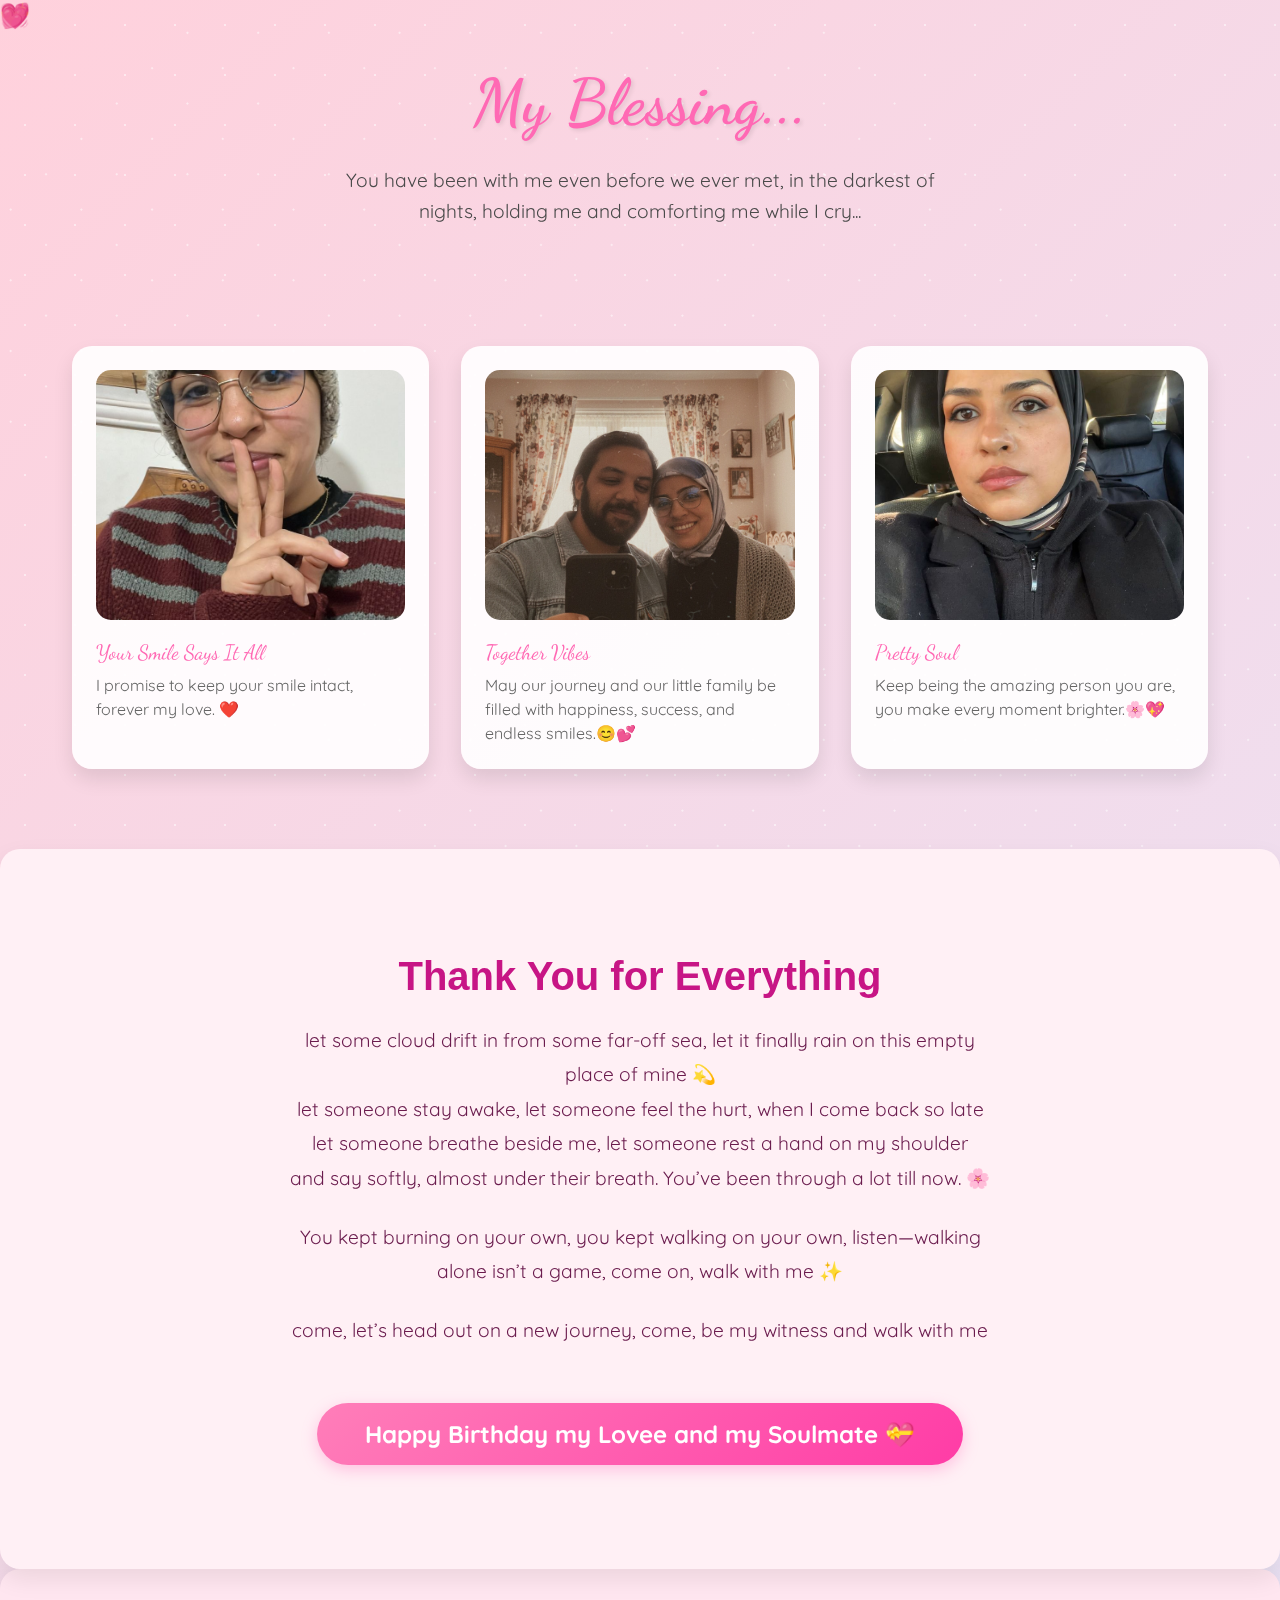
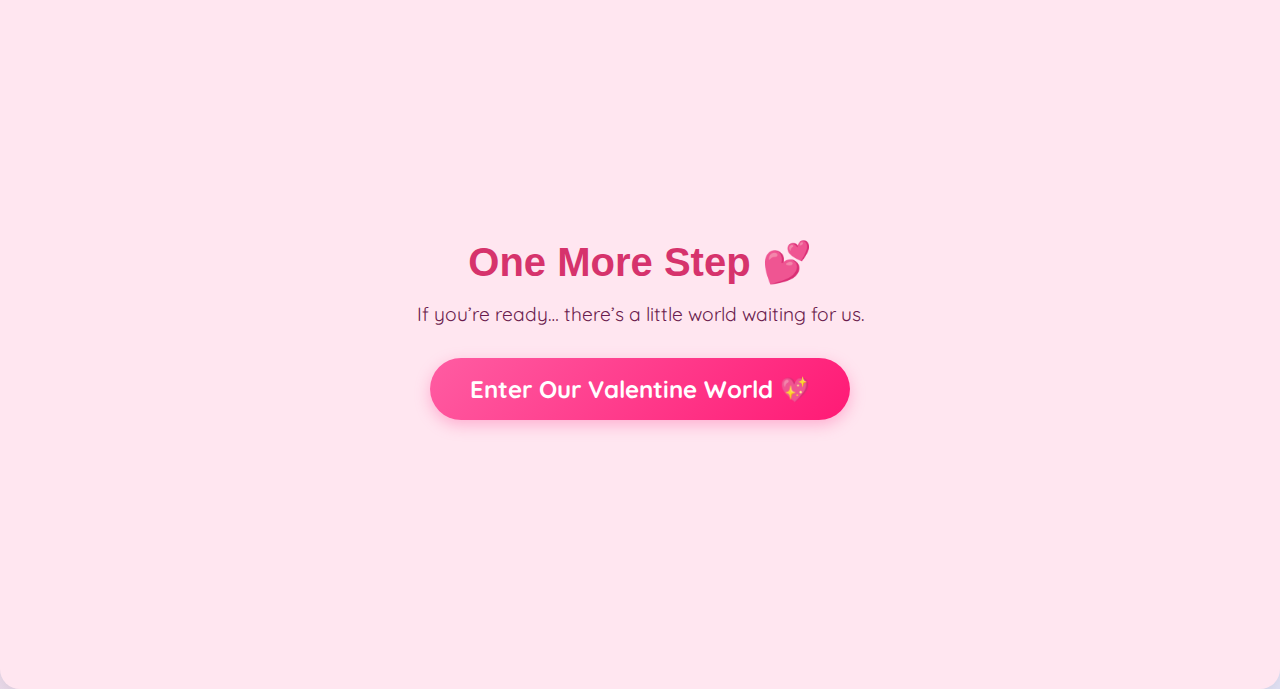
<file: last.html>
<!DOCTYPE html>
<html lang="en">

<head>
    <meta charset="UTF-8">
    <meta name="viewport" content="width=device-width, initial-scale=1.0">
    <title>Our Beautiful Memories ✨</title>
    <style>
        @import url('https://fonts.googleapis.com/css2?family=Dancing+Script:wght@700&family=Quicksand:wght@300;400;500;600&display=swap');

        * {
            margin: 0;
            padding: 0;
            box-sizing: border-box;
        }

        body {
            min-height: 100vh;
            background: linear-gradient(135deg,
                    #ffd1dc 0%,
                    #e6e6fa 25%,
                    #ffefd5 50%,
                    #e6e6fa 75%,
                    #ffd1dc 100%);
            background-size: 400% 400%;
            animation: gradientFlow 15s ease infinite;
            font-family: 'Quicksand', sans-serif;
            overflow-x: hidden;
            color: #4a4a4a;
        }

        @keyframes gradientFlow {
            0% {
                background-position: 0% 50%;
            }

            50% {
                background-position: 100% 50%;
            }

            100% {
                background-position: 0% 50%;
            }
        }

        /* Enhanced Sparkle Effect */
        .magic-sparkles {
            position: fixed;
            top: 0;
            left: 0;
            width: 100%;
            height: 100%;
            pointer-events: none;
            z-index: 1;
        }

        .sparkle {
            position: absolute;
            width: 6px;
            height: 6px;
            border-radius: 50%;
            background-color: white;
            animation: twinkle var(--duration, 4s) ease-in-out infinite;
            opacity: 0;
        }

        @keyframes twinkle {

            0%,
            100% {
                opacity: 0;
                transform: scale(0.5);
            }

            50% {
                opacity: 0.8;
                transform: scale(1);
            }
        }

        /* Generate 50 sparkles with different positions and animations */
        .magic-sparkles::before,
        .magic-sparkles::after {
            content: '';
            position: absolute;
            width: 100%;
            height: 100%;
            background-image: radial-gradient(circle, white 1px, transparent 1px);
            background-size: 50px 50px;
            animation: sparkleLayer 8s linear infinite;
            opacity: 0.5;
        }

        .magic-sparkles::after {
            animation-delay: -4s;
            transform: rotate(45deg);
        }

        @keyframes sparkleLayer {
            0% {
                transform: translateY(0);
            }

            100% {
                transform: translateY(-50px);
            }
        }

        /* Floating Hearts */
        .floating-hearts {
            position: fixed;
            width: 100%;
            height: 100%;
            pointer-events: none;
            z-index: 2;
        }

        .heart {
            position: absolute;
            font-size: 1.5rem;
            color: rgba(255, 105, 180, 0.6);
            animation: floatHeart var(--float-duration, 6s) ease-in-out infinite;
            animation-delay: var(--delay, 0s);
        }

        @keyframes floatHeart {
            0% {
                transform: translate(0, 100vh) rotate(0deg);
            }

            100% {
                transform: translate(var(--translate-x, 0), -100vh) rotate(360deg);
            }
        }

        /* Welcome Section */
        .welcome {
            text-align: center;
            padding: 4rem 2rem;
            position: relative;
            z-index: 3;
        }

        .welcome h1 {
            font-family: 'Dancing Script', cursive;
            font-size: 4rem;
            color: #ff69b4;
            text-shadow: 2px 2px 4px rgba(0, 0, 0, 0.1);
            animation: fadeInScale 2s ease;
        }

        .welcome p {
            font-size: 1.2rem;
            max-width: 600px;
            margin: 1.5rem auto;
            line-height: 1.6;
            animation: fadeIn 2s ease 0.5s both;
        }

        /* Enhanced Memory Cards */
        .memory-container {
            max-width: 1200px;
            margin: 0 auto;
            padding: 2rem;
            display: grid;
            grid-template-columns: repeat(auto-fit, minmax(300px, 1fr));
            gap: 2rem;
            z-index: 3;
            position: relative;
        }

        .memory-card {
            background: rgba(255, 255, 255, 0.9);
            border-radius: 20px;
            padding: 1.5rem;
            box-shadow: 0 10px 20px rgba(0, 0, 0, 0.1);
            transition: all 0.5s cubic-bezier(0.4, 0, 0.2, 1);
            position: relative;
            overflow: hidden;
        }

        .memory-card:hover {
            transform: translateY(-10px) scale(1.02);
            box-shadow: 0 15px 30px rgba(0, 0, 0, 0.15);
        }

        .memory-card::before {
            content: '';
            position: absolute;
            top: 0;
            left: 0;
            width: 100%;
            height: 100%;
            background: linear-gradient(45deg, transparent, rgba(255, 255, 255, 0.4), transparent);
            transform: translateX(-100%);
            transition: 0.5s;
        }

        .memory-card:hover::before {
            transform: translateX(100%);
        }

        .memory-img {
            width: 100%;
            height: 250px;
            object-fit: cover;
            border-radius: 15px;
            margin-bottom: 1rem;
            transition: transform 0.5s ease;
        }

        .memory-card:hover .memory-img {
            transform: scale(1.05);
        }

        .memory-date {
            font-family: 'Dancing Script', cursive;
            color: #ff69b4;
            font-size: 1.3rem;
            margin-bottom: 0.5rem;
        }

        .memory-caption {
            font-size: 1rem;
            line-height: 1.5;
            color: #666;
        }

        /* Final Message Section */
        .final-message {
            text-align: center;
            padding: 4rem 2rem;
            background: rgba(255, 255, 255, 0.3);
            backdrop-filter: blur(10px);
            margin-top: 3rem;
            position: relative;
            z-index: 3;
        }

        .final-message h2 {
            font-family: 'Dancing Script', cursive;
            font-size: 3rem;
            color: #ff69b4;
            margin-bottom: 2rem;
            animation: heartbeat 2s infinite;
        }

        @keyframes heartbeat {

            0%,
            100% {
                transform: scale(1);
            }

            50% {
                transform: scale(1.1);
            }
        }

        .final-message p {
            font-size: 1.2rem;
            max-width: 800px;
            margin: 0 auto 2rem;
            line-height: 1.8;
        }

        .goodbye-btn {
            display: inline-block;
            padding: 1rem 2rem;
            font-size: 1.2rem;
            background: linear-gradient(45deg, #ff69b4, #da70d6);
            color: white;
            border: none;
            border-radius: 50px;
            cursor: pointer;
            text-decoration: none;
            transition: all 0.3s ease;
            box-shadow: 0 5px 15px rgba(255, 105, 180, 0.4);
            animation: float 3s infinite ease-in-out;
        }

        .goodbye-btn:hover {
            transform: translateY(-5px);
            box-shadow: 0 8px 20px rgba(255, 105, 180, 0.6);
        }

        @keyframes float {

            0%,
            100% {
                transform: translateY(0);
            }

            50% {
                transform: translateY(-10px);
            }
        }

        /* Animations */
        @keyframes fadeInScale {
            0% {
                opacity: 0;
                transform: scale(0.8);
            }

            100% {
                opacity: 1;
                transform: scale(1);
            }
        }

        @keyframes fadeIn {
            0% {
                opacity: 0;
            }

            100% {
                opacity: 1;
            }
        }

        /* Generate Hearts */
        .js-generate-hearts {
            position: fixed;
            width: 100%;
            height: 100%;
            pointer-events: none;
            z-index: 2;
        }

        /* Custom Scrollbar */
        ::-webkit-scrollbar {
            width: 12px;
        }

        ::-webkit-scrollbar-track {
            background: rgba(255, 255, 255, 0.4);
        }

        ::-webkit-scrollbar-thumb {
            background: linear-gradient(45deg, #ff69b4, #da70d6);
            border-radius: 6px;
        }

        /* Responsive Design */
        @media (max-width: 768px) {
            .welcome h1 {
                font-size: 3rem;
            }

            .memory-container {
                grid-template-columns: 1fr;
            }

            .final-message h2 {
                font-size: 2.5rem;
            }
        }
    </style>
</head>

<body>
    <div class="magic-sparkles"></div>
    <div class="floating-hearts">
        <!-- Hearts will be generated via CSS -->
        <div class="heart" style="--float-duration: 6s; --delay: 0s; --translate-x: 20px;">💝</div>
        <div class="heart" style="--float-duration: 8s; --delay: 1s; --translate-x: -30px;">💖</div>
        <div class="heart" style="--float-duration: 7s; --delay: 2s; --translate-x: 40px;">💗</div>
        <div class="heart" style="--float-duration: 9s; --delay: 3s; --translate-x: -20px;">💓</div>
        <div class="heart" style="--float-duration: 5s; --delay: 4s; --translate-x: 30px;">💕</div>
    </div>

    <section class="welcome">
        <h1>My Blessing...</h1>
        <p>You have been with me even before we ever met, in the darkest of nights, holding me and comforting me while I cry...</p>
    </section>

    <div class="memory-container">
        <div class="memory-card">                                           
            <img src="./D22.jpg" alt="First Date" class="memory-img">
            <div class="memory-date">Your Smile Says It All</div>
            <div class="memory-caption">I promise to keep your smile intact, forever my love.
                ❤️</div>
        </div>
        <div class="memory-card">
            <img src="./d11.jpg" alt="Beach Day" class="memory-img">
            <div class="memory-date">Together Vibes</div>
            <div class="memory-caption">May our journey and our little family be filled with happiness, success, and endless
                smiles.😊💕</div>
        </div>
        <div class="memory-card">
            <img src="./D33.jpg" alt="Movie Night" class="memory-img">
            <div class="memory-date">Pretty Soul</div>
            <div class="memory-caption">Keep being the amazing person you are, you make every moment brighter.🌸💖</div>
        </div>

    </div>

<!-- Final Message Section -->
<section class="final-message">
    <h2>Thank You for Everything</h2>

    <p>
        let some cloud drift in from some far-off sea, let it finally rain on this empty place of mine 💫<br>
        let someone stay awake, let someone feel the hurt, when I come back so late<br>
        let someone breathe beside me, let someone rest a hand on my shoulder<br>
        and say softly, almost under their breath. You’ve been through a lot till now. 🌸
    </p>

    <p>
        You kept burning on your own, you kept walking on your own, listen—walking alone isn’t a game,
        come on, walk with me ✨
    </p>

    <p>
        come, let’s head out on a new journey, come, be my witness and walk with me
    </p>

    <div class="button-group">
        <a href="#" class="btn final-btn">
            Happy Birthday my Lovee and my Soulmate 💝
        </a>
    </div>
</section>

<style>
/* Center the section */
.final-message {
    display: flex;
    flex-direction: column;
    justify-content: center;
    align-items: center;
    text-align: center;
    min-height: 80vh;
    background: #fff0f5; /* soft lavender-pink */
    padding: 3rem 2rem;
    border-radius: 20px;
    box-shadow: 0 10px 25px rgba(0,0,0,0.08);
}

/* Heading style */
.final-message h2 {
    font-size: 2.5rem;
    margin-bottom: 1.5rem;
    color: #c71585; /* deep pink */
    font-family: 'Comic Sans MS', cursive, sans-serif;
}

/* Paragraph style */
.final-message p {
    font-size: 1.2rem;
    line-height: 1.8;
    margin-bottom: 1.5rem;
    color: #6a1b4d;
    max-width: 700px;
}

/* Button styles */
.final-btn {
    display: inline-block;
    background: linear-gradient(135deg, #ff7eb9, #ff3ca6);
    color: white;
    font-size: 1.5rem;
    font-weight: bold;
    padding: 1rem 3rem;
    border-radius: 50px;
    text-decoration: none;
    box-shadow: 0 5px 15px rgba(255, 124, 194, 0.4);
    transition: transform 0.2s ease, box-shadow 0.2s ease;
}

.final-btn:hover {
    transform: scale(1.1);
    box-shadow: 0 8px 25px rgba(255, 124, 194, 0.6);
}

/* Button container */
.final-message .button-group {
    display: flex;
    justify-content: center;
    margin-top: 2rem;
}
</style>


<!-- Valentine Invitation Section -->
<section class="valentine-section">
    <h2>One More Step 💕</h2>

    <p>
        If you’re ready… there’s a little world waiting for us.
    </p>

    <div class="button-group">
        <a href="valentines.html" class="btn valentine-btn">
            Enter Our Valentine World 💖
        </a>
    </div>
</section>

<style>
/* Center the entire section */
.valentine-section {
    display: flex;
    flex-direction: column;
    justify-content: center;
    align-items: center;
    text-align: center;
    height: 80vh; /* Takes most of the viewport height */
    background: #ffe6f0; /* light pink background */
    padding: 2rem;
    border-radius: 20px;
    box-shadow: 0 10px 25px rgba(0,0,0,0.1);
}

/* Heading style */
.valentine-section h2 {
    font-size: 2.5rem;
    margin-bottom: 1rem;
    color: #d6336c; /* romantic pink */
    font-family: 'Comic Sans MS', cursive, sans-serif;
}

/* Paragraph style */
.valentine-section p {
    font-size: 1.2rem;
    margin-bottom: 2rem;
    color: #6a1b4d;
}

/* Button styles */
.valentine-btn {
    display: inline-block;
    background: linear-gradient(135deg, #ff5ca2, #ff1a75);
    color: white;
    font-size: 1.5rem;
    font-weight: bold;
    padding: 1rem 2.5rem;
    border-radius: 50px;
    text-decoration: none;
    box-shadow: 0 5px 15px rgba(255, 92, 162, 0.4);
    transition: transform 0.2s ease, box-shadow 0.2s ease;
}

.valentine-btn:hover {
    transform: scale(1.1);
    box-shadow: 0 8px 25px rgba(255, 92, 162, 0.6);
}

/* Optional: Button container spacing */
.button-group {
    display: flex;
    justify-content: center;
}
</style>




</body>

</html>
</file>
